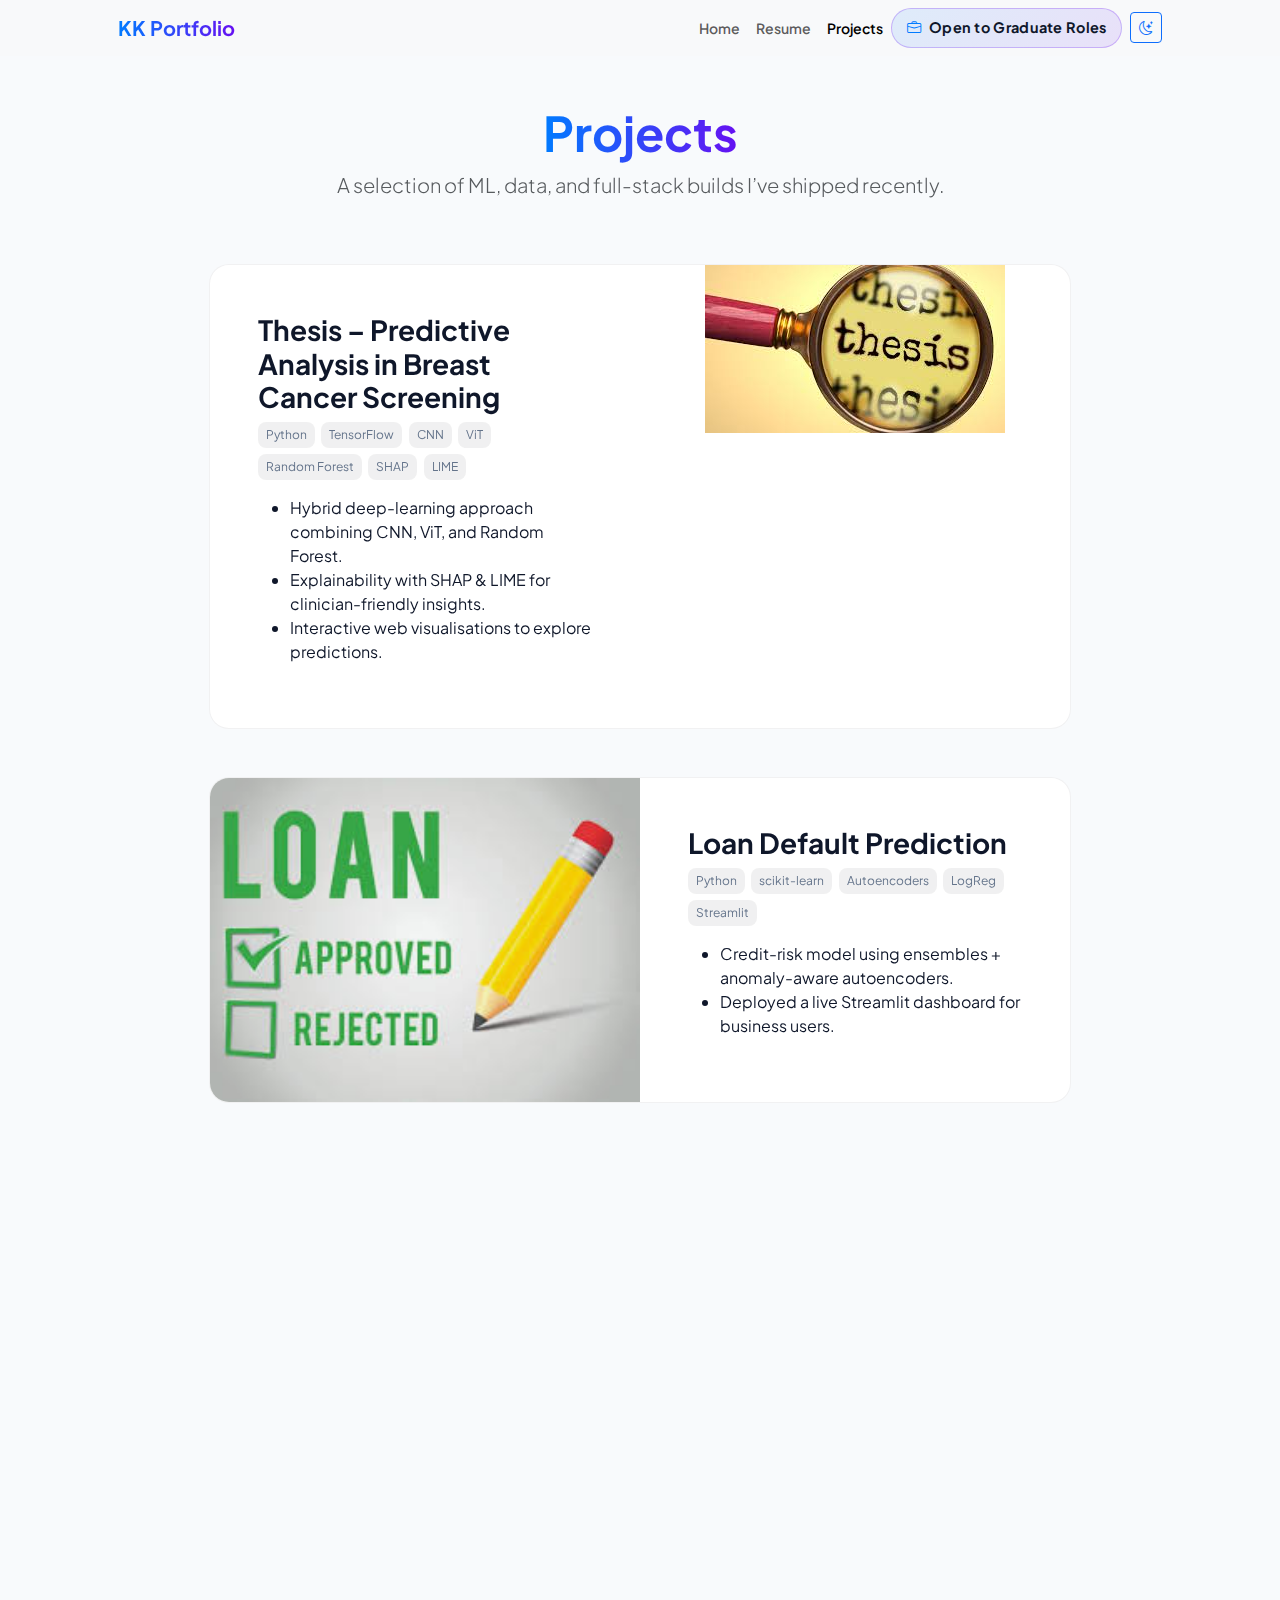
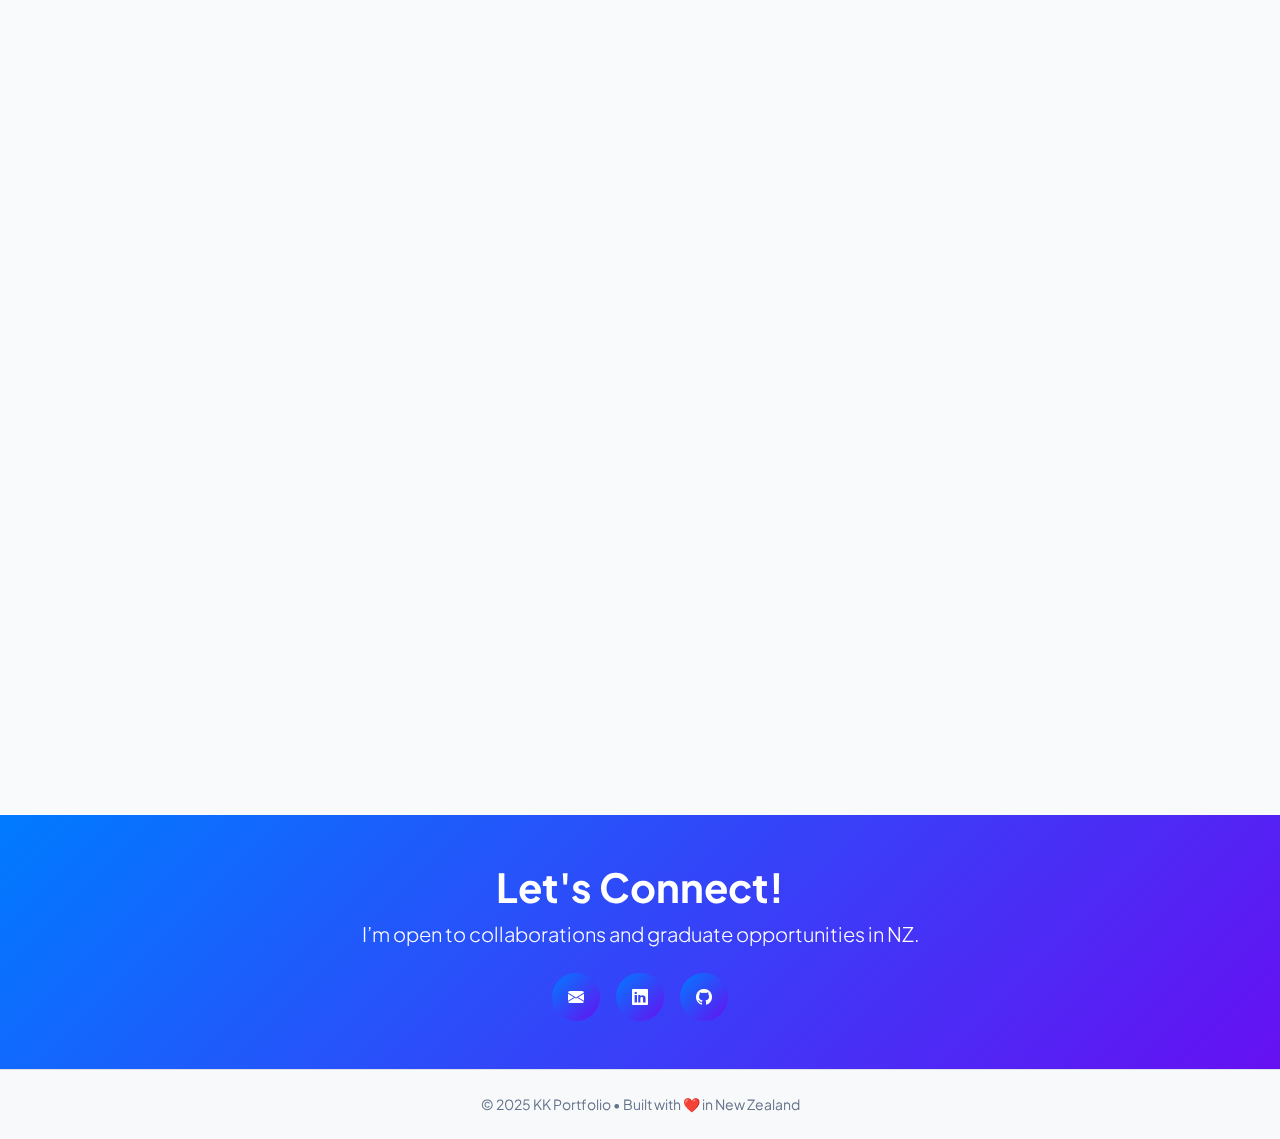
<file: projects.html>
<!DOCTYPE html>
<html lang="en">
  <head>
    <meta charset="utf-8" />
    <meta name="viewport" content="width=device-width, initial-scale=1, shrink-to-fit=no" />
    <title>KK Portfolio – Projects</title>

    <!-- Favicon -->
    <link rel="icon" type="image/x-icon" href="assets/favicon.ico" />

    <!-- Fonts & Icons -->
    <link rel="preconnect" href="https://fonts.googleapis.com" />
    <link rel="preconnect" href="https://fonts.gstatic.com" crossorigin />
    <link href="https://fonts.googleapis.com/css2?family=Plus+Jakarta+Sans:wght@400;600;700;800&display=swap" rel="stylesheet" />
    <link href="https://cdn.jsdelivr.net/npm/bootstrap-icons@1.11.3/font/bootstrap-icons.css" rel="stylesheet" />

    <!-- Bootstrap CSS -->
    <link href="https://cdn.jsdelivr.net/npm/bootstrap@5.3.3/dist/css/bootstrap.min.css" rel="stylesheet" />

    <style>
      :root {
        --bg: #f8fafc;
        --card: #ffffff;
        --text: #0f172a;
        --muted: #64748b;
        --brand-1: #007bff;
        --brand-2: #6610f2;
        --ring: rgba(13,110,253,.35);
      }
      body.dark {
        --bg: #0b1020;
        --card: #121a32;
        --text: #e8eefc;
        --muted: #94a3b8;
        --ring: rgba(255,255,255,.35);
      }
      body.dark {
        color: #e6e9ef !important;
      }
      body.dark p,
      body.dark li,
      body.dark h1,
      body.dark h2,
      body.dark h3,
      body.dark h4,
      body.dark h5,
      body.dark h6,
      body.dark span,
      body.dark div {
        color: #e6e9ef !important;
      }

      html, body { height: 100%; }
      body {
        font-family: "Plus Jakarta Sans", system-ui, -apple-system, Segoe UI, Roboto, sans-serif;
        background: var(--bg);
        color: var(--text);
      }
      a { color: inherit; }
      .focus-ring:focus { outline: 3px solid var(--ring); outline-offset: 2px; border-radius: .6rem; }

      .navbar { transition: all .4s ease; backdrop-filter: saturate(120%) blur(8px); }
      .navbar.scrolled { box-shadow: 0 8px 24px rgba(0,0,0,.08); }

      .text-gradient {
        background: linear-gradient(90deg, var(--brand-1), var(--brand-2));
        -webkit-background-clip: text;
        background-clip: text;
        -webkit-text-fill-color: transparent;
      }

      .open-badge {
        display: inline-flex; align-items: center; gap: .5rem; font-weight: 700; letter-spacing: .3px;
        background: linear-gradient(135deg, rgba(0,123,255,.1), rgba(102,16,242,.1));
        border: 1px solid rgba(102,16,242,.25);
        color: var(--text); border-radius: 999px; padding: .5rem .9rem; font-size: .9rem;
      }
      .open-badge i { color: var(--brand-1); }

      .project-card {
        background: var(--card);
        border: 1px solid rgba(15,23,42,.06);
        border-radius: 1.25rem;
        overflow: hidden;
        transition: transform .25s ease, box-shadow .25s ease, border-color .25s ease;
        will-change: transform;
      }
      .project-card:hover {
        transform: translateY(-6px);
        box-shadow: 0 16px 40px rgba(2, 8, 23, .18);
        border-color: rgba(102,16,242,.35);
      }
      .project-img {
        width: 100%; height: 100%; object-fit: cover; filter: brightness(96%);
        transition: transform .6s ease, filter .6s ease;
      }
      .project-card:hover .project-img { transform: scale(1.04); filter: brightness(102%); }
      .tech-tags { gap: .4rem; }
      .tech-tag { font-size: .75rem; padding: .25rem .5rem; border-radius: .5rem; background: rgba(2,8,23,.06); color: var(--muted); }
      body.dark .tech-tag { background: rgba(255,255,255,.07); }

      .reveal { opacity: 0; transform: translateY(16px) scale(.98); }
      .reveal.visible { opacity: 1; transform: none; transition: opacity .6s ease, transform .6s cubic-bezier(.2,.65,.3,1); }

      .contact-link { display:inline-flex; align-items:center; justify-content:center; width:3rem; height:3rem; border-radius:50%;
        background: linear-gradient(135deg, var(--brand-1), var(--brand-2)); color:#fff; transition: transform .25s ease, filter .25s ease; }
      .contact-link:hover { transform: translateY(-3px); filter: brightness(1.1); }

      footer { color: var(--muted); }
    </style>
  </head>

  <body class="d-flex flex-column h-100">
    <main class="flex-shrink-0">
      <nav class="navbar navbar-expand-lg bg-body-tertiary fixed-top py-2">
        <div class="container px-4 px-md-5">
          <a class="navbar-brand fw-bold text-gradient" href="index.html">KK Portfolio</a>

          <div class="d-flex align-items-center order-lg-2 gap-2">
            <span class="open-badge d-none d-md-inline-flex"><i class="bi bi-briefcase"></i> Open to Graduate Roles</span>
            <button id="themeToggle" class="btn btn-sm btn-outline-primary focus-ring" aria-pressed="false" aria-label="Toggle dark mode">
              <i class="bi bi-moon-stars"></i>
            </button>
            <button class="navbar-toggler" type="button" data-bs-toggle="collapse" data-bs-target="#navbarNav" aria-controls="navbarNav" aria-expanded="false" aria-label="Toggle navigation">
              <span class="navbar-toggler-icon"></span>
            </button>
          </div>

          <div class="collapse navbar-collapse order-lg-1" id="navbarNav">
            <ul class="navbar-nav ms-auto fw-semibold small">
              <li class="nav-item"><a class="nav-link" href="index.html">Home</a></li>
              <li class="nav-item"><a class="nav-link" href="resume.html">Resume</a></li>
              <li class="nav-item"><a class="nav-link active" aria-current="page" href="projects.html">Projects</a></li>
            </ul>
          </div>
        </div>
      </nav>

      <header class="pt-6" style="padding-top: 6.5rem;">
        <div class="container px-4 px-md-5 text-center">
          <h1 class="display-5 fw-bolder mb-2"><span class="text-gradient">Projects</span></h1>
          <p class="lead text-muted">A selection of ML, data, and full-stack builds I’ve shipped recently.</p>
        </div>
      </header>

      <section class="py-5">
        <div class="container px-4 px-md-5">
          <div class="row g-4 g-xl-5 justify-content-center">

            <article class="col-12 col-xl-10 reveal">
              <div class="project-card row g-0 align-items-stretch">
                <div class="col-12 col-lg-6 p-4 p-md-5">
                  <h2 class="h3 fw-bolder mb-2">Thesis – Predictive Analysis in Breast Cancer Screening</h2>
                  <div class="d-flex flex-wrap tech-tags mb-3">
                    <span class="tech-tag">Python</span><span class="tech-tag">TensorFlow</span><span class="tech-tag">CNN</span><span class="tech-tag">ViT</span><span class="tech-tag">Random Forest</span><span class="tech-tag">SHAP</span><span class="tech-tag">LIME</span>
                  </div>
                  <ul class="mb-3">
                    <li>Hybrid deep-learning approach combining CNN, ViT, and Random Forest.</li>
                    <li>Explainability with SHAP & LIME for clinician-friendly insights.</li>
                    <li>Interactive web visualisations to explore predictions.</li>
                  </ul>
                </div>
                <div class="col-lg-6 d-flex justify-content-center">
                  <div class="profile-frame reveal">
                    <img src="download (3).jpeg" alt="Khushbu Karki profile" loading="lazy" />
                  </div>
                </div>
              </div>
            </article>

            <article class="col-12 col-xl-10 reveal">
              <div class="project-card row g-0 align-items-stretch flex-lg-row-reverse">
                <div class="col-12 col-lg-6 p-4 p-md-5">
                  <h2 class="h3 fw-bolder mb-2">Loan Default Prediction</h2>
                  <div class="d-flex flex-wrap tech-tags mb-3">
                    <span class="tech-tag">Python</span><span class="tech-tag">scikit-learn</span><span class="tech-tag">Autoencoders</span><span class="tech-tag">LogReg</span><span class="tech-tag">Streamlit</span>
                  </div>
                  <ul class="mb-3">
                    <li>Credit-risk model using ensembles + anomaly-aware autoencoders.</li>
                    <li>Deployed a live Streamlit dashboard for business users.</li>
                  </ul>
                </div>
                <div class="col-12 col-lg-6">
                  <img class="project-img" src="download.jpeg" alt="Loan default project preview" loading="lazy" width="1200" height="800" />
                </div>
              </div>
            </article>

            <article class="col-12 col-xl-10 reveal">
              <div class="project-card row g-0 align-items-stretch">
                <div class="col-12 col-lg-6 p-4 p-md-5">
                  <h2 class="h3 fw-bolder mb-2">IoT-Based Smart Agriculture</h2>
                  <div class="d-flex flex-wrap tech-tags mb-3">
                    <span class="tech-tag">Arduino</span><span class="tech-tag">ESP32</span><span class="tech-tag">MQTT</span><span class="tech-tag">ThingSpeak</span>
                  </div>
                  <ul class="mb-3">
                    <li>Real-time soil moisture & temperature telemetry.</li>
                    <li>Cloud dashboards and alerts for remote decision-making.</li>
                  </ul>
                </div>
                <div class="col-12 col-lg-6">
                  <img class="project-img" src="download (1).jpeg" alt="Smart agriculture project preview" loading="lazy" width="1200" height="800" />
                </div>
              </div>
            </article>

            <article class="col-12 col-xl-10 reveal">
              <div class="project-card row g-0 align-items-stretch flex-lg-row-reverse">
                <div class="col-12 col-lg-6 p-4 p-md-5">
                  <h2 class="h3 fw-bolder mb-2">Plant Disease Detection</h2>
                  <div class="d-flex flex-wrap tech-tags mb-3">
                    <span class="tech-tag">Python</span><span class="tech-tag">TensorFlow</span><span class="tech-tag">Transfer Learning</span><span class="tech-tag">ResNet</span><span class="tech-tag">Flask</span>
                  </div>
                  <ul class="mb-3">
                    <li>Image classification with ResNet/VGG for crop disease IDs.</li>
                    <li>Lightweight Flask UI with upload + prediction.</li>
                  </ul>
                </div>
                <div class="col-12 col-lg-6">
                  <img class="project-img" src="download (2).jpeg" alt="Plant disease detection preview" loading="lazy" width="1200" height="800" />
                </div>
              </div>
            </article>

            <article class="col-12 col-xl-10 reveal">
              <div class="project-card row g-0 align-items-stretch">
                <div class="col-12 col-lg-6 p-4 p-md-5">
                  <h2 class="h3 fw-bolder mb-2">Full-Stack Web Apps – Quiz • Weather • COVID Tracker</h2>
                  <div class="d-flex flex-wrap tech-tags mb-3">
                    <span class="tech-tag">React</span><span class="tech-tag">Node</span><span class="tech-tag">Express</span><span class="tech-tag">MySQL</span>
                  </div>
                  <ul class="mb-3">
                    <li>Responsive full-stack builds with live external APIs.</li>
                    <li>Emphasis on UX, accessibility, and performance.</li>
                  </ul>
                </div>
                <div class="col-12 col-lg-6">
                  <img class="project-img" src="download (4).jpeg" alt="Full-stack apps preview" loading="lazy" width="1200" height="800" />
                </div>
              </div>
            </article>

          </div>
        </div>
      </section>

      <section class="py-5 text-center text-white" style="background: linear-gradient(135deg, var(--brand-1), var(--brand-2));">
        <div class="container px-4 px-md-5">
          <h2 class="display-6 fw-bold mb-2">Let's Connect!</h2>
          <p class="lead mb-4">I’m open to collaborations and graduate opportunities in NZ.</p>
          <div class="d-flex justify-content-center gap-3">
            <a class="contact-link" href="mailto:khushbukarki.18@gmail.com" aria-label="Email"><i class="bi bi-envelope-fill"></i></a>
            <a class="contact-link" href="https://www.linkedin.com/in/khushbukarki" target="_blank" rel="noopener" aria-label="LinkedIn"><i class="bi bi-linkedin"></i></a>
            <a class="contact-link" href="https://github.com/khushbukarki" target="_blank" rel="noopener" aria-label="GitHub"><i class="bi bi-github"></i></a>
          </div>
        </div>
      </section>
    </main>

    <footer class="bg-body-tertiary py-4 mt-auto border-top">
      <div class="container px-4 px-md-5 text-center small">
        © 2025 KK Portfolio • Built with ❤️ in New Zealand
      </div>
    </footer>

    <script src="https://cdn.jsdelivr.net/npm/bootstrap@5.3.3/dist/js/bootstrap.bundle.min.js"></script>
    <script>
      window.addEventListener("scroll", () => {
        const nav = document.querySelector(".navbar");
        nav.classList.toggle("scrolled", window.scrollY > 24);
      });

      const observer = new IntersectionObserver((entries) => {
        entries.forEach((entry) => {
          if (entry.isIntersecting) {
            entry.target.classList.add('visible');
            observer.unobserve(entry.target);
          }
        });
      }, { threshold: 0.12 });
      document.querySelectorAll('.reveal').forEach(el => observer.observe(el));

      const themeToggle = document.getElementById('themeToggle');
      const savedTheme = localStorage.getItem('kk-theme');
      if (savedTheme === 'dark') document.body.classList.add('dark');
      themeToggle.setAttribute('aria-pressed', document.body.classList.contains('dark'));
      themeToggle.addEventListener('click', () => {
        document.body.classList.toggle('dark');
        const isDark = document.body.classList.contains('dark');
        themeToggle.setAttribute('aria-pressed', isDark);
        themeToggle.innerHTML = isDark ? '<i class="bi bi-brightness-high"></i>' : '<i class="bi bi-moon-stars"></i>';
        localStorage.setItem('kk-theme', isDark ? 'dark' : 'light');
      });
    </script>
  </body>
</html>
</file>
